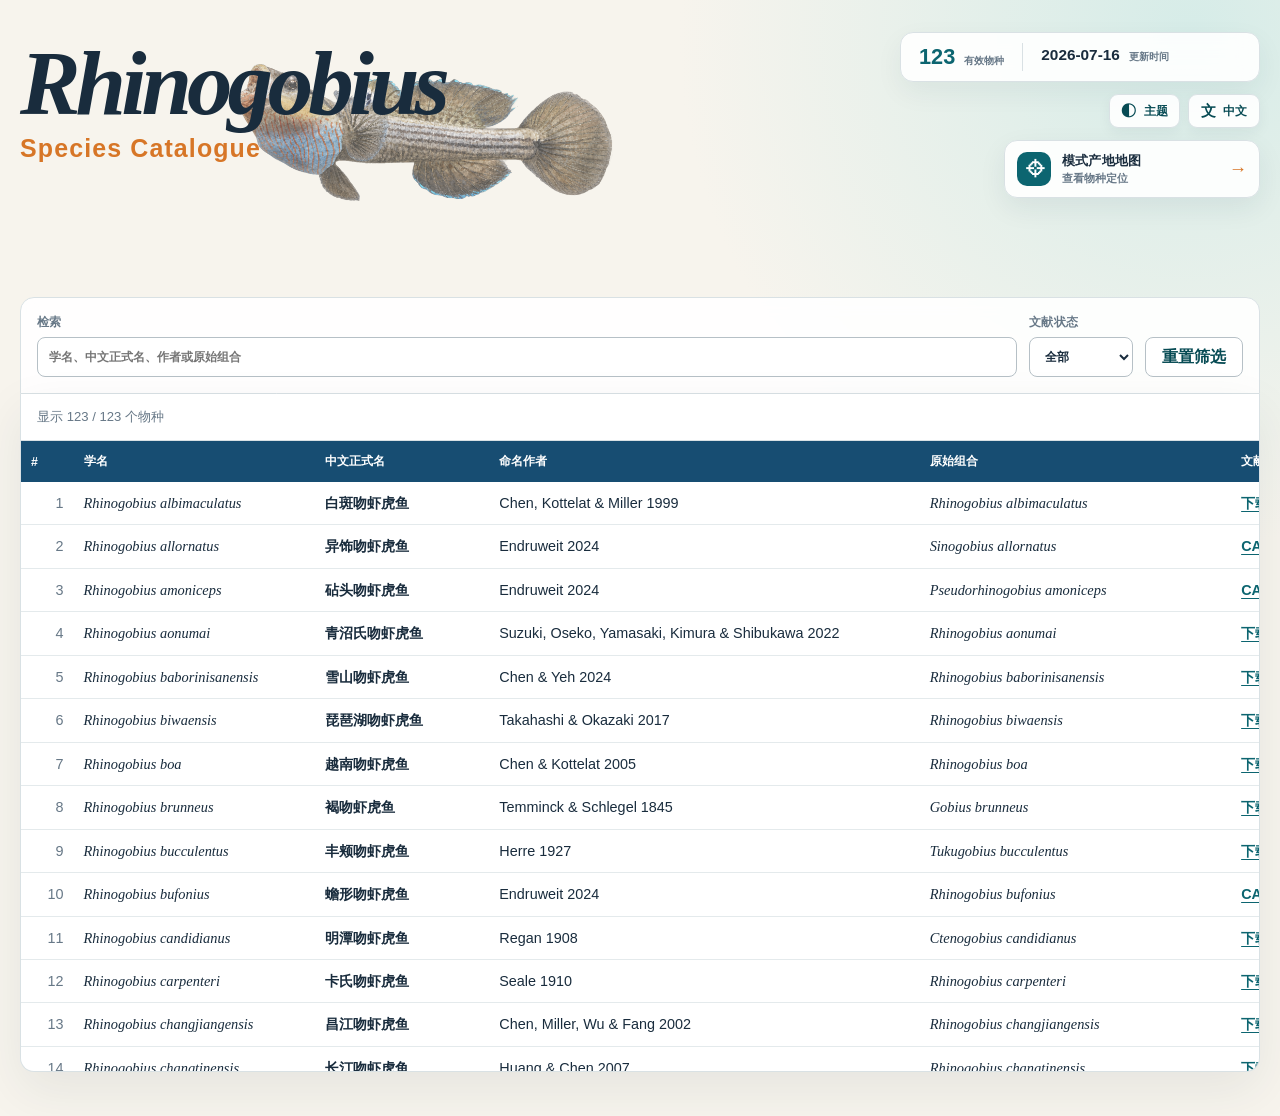
<file: index.html>
<!doctype html>
<html lang="zh-CN">
  <head>
    <meta charset="utf-8" />
    <meta name="viewport" content="width=device-width, initial-scale=1" />
    <meta name="description" content="Rhinogobius valid species catalogue with reference access." />
    <title>Rhinogobius Species Catalogue</title>
    <link rel="stylesheet" href="styles.css?v=map-20260918" />
  </head>
  <body>
    <main class="shell">
      <header class="hero compact-hero" aria-label="Catalogue summary" data-layout-select="hero">
        <div class="catalogue-brand" data-layout-select="brand">
          <h1><em>Rhinogobius</em></h1>
          <p class="catalogue-subtitle">Species Catalogue</p>
        </div>
        <img class="hero-fish" data-layout-select="fish" src="assets/rhinogobius-watercolor-v3.png" alt="" aria-hidden="true" decoding="async" />
        <div id="custom-elements-layer" aria-live="polite"></div>

        <div class="hero-side">
          <div class="stats-card" aria-label="Catalogue statistics" data-layout-select="stats">
            <div class="headline-stat">
              <strong id="species-count">—</strong>
              <span data-i18n="validSpecies">Valid species</span>
            </div>
            <div class="stat-divider" aria-hidden="true"></div>
            <div class="headline-stat updated">
              <time datetime="2026-07-16">2026-07-16</time>
              <span data-i18n="updated">Updated</span>
            </div>
          </div>

          <div class="utility-bar" aria-label="Display settings" data-layout-select="utilities">
            <div class="menu-wrap">
              <button id="theme-toggle" class="utility-button" type="button" aria-expanded="false" aria-controls="theme-popover">
                <span class="button-symbol" aria-hidden="true">◐</span><span data-i18n="theme">Theme</span>
              </button>
              <section id="theme-popover" class="theme-popover" hidden aria-label="Theme settings">
                <p class="popover-title" data-i18n="theme">Theme</p>
                <div class="theme-presets" role="group" data-i18n-aria-label="presetThemes">
                  <button type="button" class="theme-choice" data-theme-choice="paper" data-i18n="themePaper">Paper</button>
                  <button type="button" class="theme-choice" data-theme-choice="mist" data-i18n="themeMist">Mist</button>
                  <button type="button" class="theme-choice" data-theme-choice="dusk" data-i18n="themeDusk">Dusk</button>
                  <button type="button" class="theme-choice" data-theme-choice="night" data-i18n="themeNight">Night</button>
                </div>
                <label class="custom-field">
                  <span data-i18n="customColor">Custom colour</span>
                  <input id="custom-colour" type="color" value="#f7f4ed" />
                </label>
                <label class="custom-field opacity-field">
                  <span><span data-i18n="opacity">Opacity</span> <output id="opacity-value">100%</output></span>
                  <input id="background-opacity" type="range" min="25" max="100" value="100" step="5" />
                </label>
              </section>
            </div>
            <button id="language-toggle" class="utility-button language-button" type="button" aria-label="Switch language">
              <span class="button-symbol" aria-hidden="true">文</span><span id="language-label">中文</span>
            </button>
          </div>

          <a class="map-entry" href="map/" data-layout-select="mapEntry">
            <span class="map-entry__symbol" aria-hidden="true">⌖</span>
            <span class="map-entry__copy">
              <strong data-i18n="mapEntry">模式产地地图</strong>
              <small data-i18n="mapEntryCaption">查看物种定位</small>
            </span>
            <span class="map-entry__arrow" aria-hidden="true">→</span>
          </a>
        </div>
      </header>

      <section class="controls" aria-label="Search and filters">
        <label class="search-field">
          <span data-i18n="search">Search</span>
          <input id="search" type="search" data-i18n-placeholder="searchPlaceholder" placeholder="Scientific name, Chinese name, authorship or original combination" autocomplete="off" />
        </label>
        <label>
          <span data-i18n="referenceStatus">Reference status</span>
          <select id="reference-filter">
            <option value="all" data-i18n="all">All</option>
            <option value="local" data-i18n="library">Library</option>
            <option value="cas">CASlink</option>
          </select>
        </label>
        <button id="reset" type="button" data-i18n="reset">Reset</button>
      </section>

      <section class="catalogue" aria-live="polite">
        <div class="table-meta"><span id="result-count" data-i18n="loading">Loading…</span></div>
        <div class="table-wrap">
          <table>
            <thead>
              <tr>
                <th>#</th>
                <th data-i18n="scientificName">Scientific name</th>
                <th data-i18n="chineseName">Standard Chinese name</th>
                <th data-i18n="authorship">Authorship</th>
                <th data-i18n="originalCombination">Original combination</th>
                <th data-i18n="reference">Reference</th>
              </tr>
            </thead>
            <tbody id="species-table"></tbody>
          </table>
        </div>
      </section>
    </main>
    <script src="gateway-config.js"></script>
    <script src="app.js?v=map-20260918"></script>
  </body>
</html>
</file>
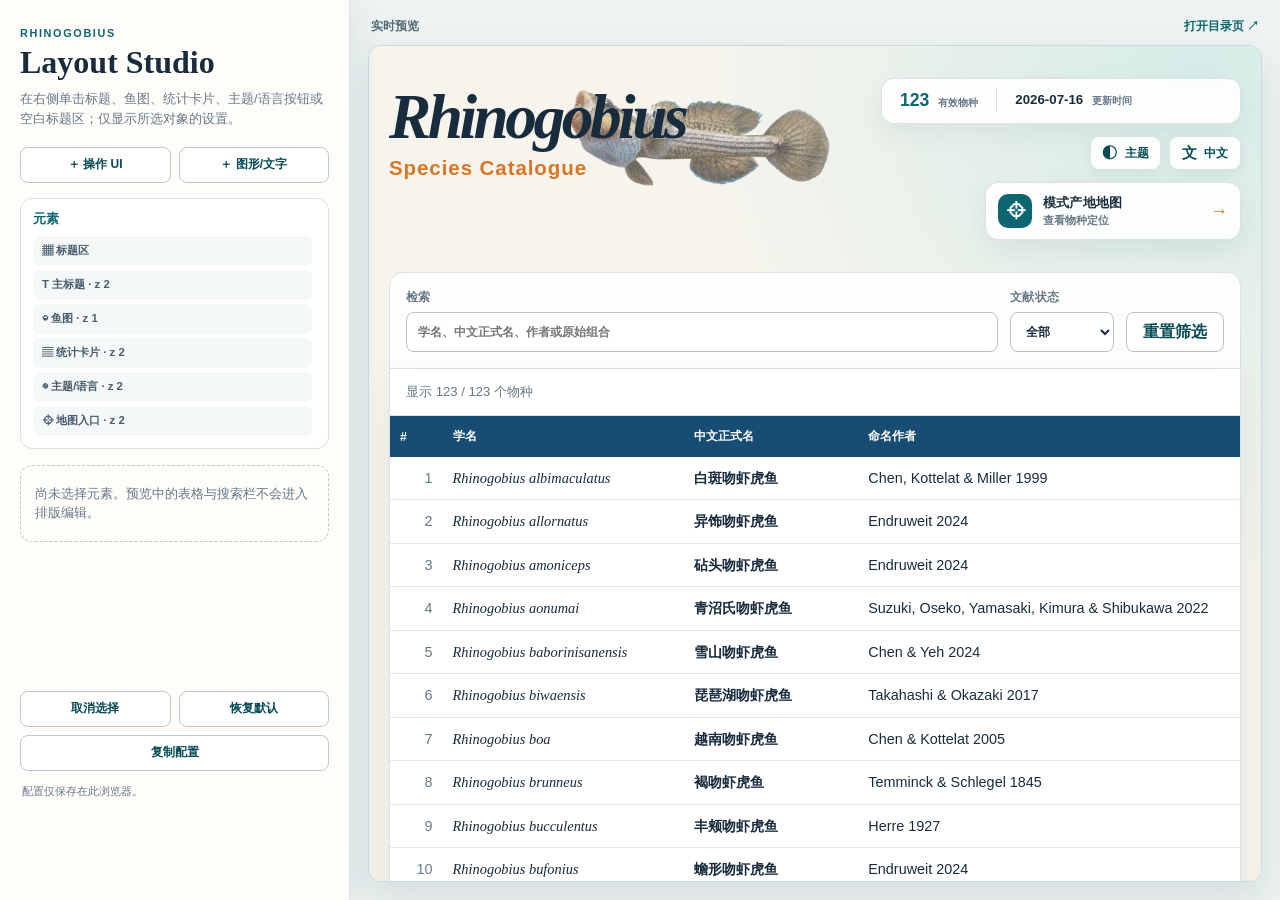
<file: editor.html>
<!doctype html>
<html lang="zh-CN">
  <head>
    <meta charset="utf-8" />
    <meta name="viewport" content="width=device-width, initial-scale=1" />
    <meta name="robots" content="noindex" />
    <title>Rhinogobius Layout Studio</title>
    <link rel="stylesheet" href="editor.css" />
  </head>
  <body>
    <aside class="studio-panel" aria-label="可视化布局工作台">
      <header>
        <p class="eyebrow">RHINOGOBIUS</p>
        <h1>Layout Studio</h1>
        <p class="intro">在右侧单击标题、鱼图、统计卡片、主题/语言按钮或空白标题区；仅显示所选对象的设置。</p>
      </header>
      <div class="studio-tools" aria-label="新增元素">
        <button id="add-operation" type="button">＋ 操作 UI</button>
        <button id="add-graphic" type="button">＋ 图形/文字</button>
      </div>
      <section class="layers-panel" aria-label="元素面板">
        <h2>元素</h2>
        <div id="layers" class="layers"></div>
      </section>
      <section id="inspector" class="inspector" aria-live="polite">
        <p class="empty-state">尚未选择元素。预览中的表格与搜索栏不会进入排版编辑。</p>
      </section>
      <footer class="studio-footer">
        <button id="deselect" type="button">取消选择</button>
        <button id="reset-layout" type="button">恢复默认</button>
        <button id="copy-layout" type="button">复制配置</button>
        <p id="studio-status" class="studio-status" role="status">配置仅保存在此浏览器。</p>
      </footer>
    </aside>
    <main class="studio-preview">
      <div class="preview-toolbar"><span>实时预览</span><a href="index.html" target="_blank" rel="noreferrer">打开目录页 ↗</a></div>
      <iframe id="catalogue-preview" title="Rhinogobius catalogue preview" src="index.html"></iframe>
    </main>
    <script src="editor.js?v=map-entry-20260918"></script>
  </body>
</html>
</file>
<file: styles.css>
:root {
  --ink: #192c3d;
  --muted: #677887;
  --paper: #f7f4ed;
  --page-glow: #d6ece8;
  --panel: rgba(255, 255, 255, .9);
  --panel-strong: #ffffff;
  --line: #d9e1e4;
  --sea: #0c6570;
  --sea-dark: #074b54;
  --accent: #d77627;
  --table-head: #174d72;
  --row-hover: #f0f8f7;
  --shadow: 0 18px 50px rgba(20, 48, 64, .08);
  --layout-shell-width: 1540px;
  --layout-shell-top: 26px;
  --layout-hero-height: 164px;
  --layout-hero-gap: 14px;
  --layout-brand-x: 0px;
  --layout-brand-y: 0px;
  --layout-brand-scale: 1;
  --layout-brand-z: 2;
  --layout-stats-x: 0px;
  --layout-stats-y: 0px;
  --layout-stats-scale: 1;
  --layout-stats-z: 2;
  --layout-utilities-x: 0px;
  --layout-utilities-y: 0px;
  --layout-utilities-scale: 1;
  --layout-utilities-z: 2;
  --layout-map-entry-x: 0px;
  --layout-map-entry-y: 0px;
  --layout-map-entry-scale: 1;
  --layout-map-entry-z: 2;
  --layout-hero-clearance: 0px;
  --fish-offset-x: 0px;
  --fish-offset-y: 0px;
  --fish-scale: 1;
  --fish-opacity: .7;
  --fish-z: 1;
  --layout-controls-padding: 16px;
  --layout-table-height: 70vh;
}

:root[data-theme="mist"] {
  --paper: #edf5f4;
  --page-glow: #b9d7d9;
  --panel: rgba(255, 255, 255, .84);
  --accent: #ba6f2a;
}

:root[data-theme="dusk"] {
  --paper: #f5eee9;
  --page-glow: #edcfc0;
  --panel: rgba(255, 255, 255, .88);
  --sea: #92554e;
  --sea-dark: #6d3b37;
  --accent: #bd6c2c;
  --table-head: #6d4445;
  --row-hover: #fff4ef;
}

:root[data-theme="night"] {
  --ink: #e7f0f1;
  --muted: #a7bbbf;
  --paper: #13222c;
  --page-glow: #204550;
  --panel: rgba(24, 44, 55, .91);
  --panel-strong: #19303b;
  --line: #35525e;
  --sea: #71c6c3;
  --sea-dark: #9de0dc;
  --accent: #f1a15c;
  --table-head: #214d63;
  --row-hover: #203e49;
  --shadow: 0 18px 50px rgba(0, 0, 0, .22);
}

* { box-sizing: border-box; }
html { background: #fff; }
body {
  min-height: 100vh;
  margin: 0;
  color: var(--ink);
  background: radial-gradient(circle at 93% 3%, var(--page-glow) 0, transparent 32rem), var(--paper);
  font-family: Arial, "Microsoft YaHei", sans-serif;
  transition: background .25s ease, color .25s ease;
}

button, input, select { font: inherit; }
button { cursor: pointer; }
.shell { width: min(var(--layout-shell-width), calc(100% - 40px)); margin: 0 auto; padding: var(--layout-shell-top) 0 44px; }

.compact-hero { position: relative; z-index: 20; isolation: isolate; display: flex; justify-content: space-between; gap: 40px; min-height: max(var(--layout-hero-height), var(--layout-hero-clearance)); align-items: flex-start; margin-bottom: var(--layout-hero-gap); overflow: visible; }
.compact-hero::after { display: none; }
.catalogue-brand { position: relative; z-index: var(--layout-brand-z); padding-top: 18px; transform: translate(var(--layout-brand-x), var(--layout-brand-y)) scale(var(--layout-brand-scale)); transform-origin: top left; }
.compact-hero h1 { margin: 0; color: var(--ink); font-family: Georgia, "Times New Roman", serif; font-size: clamp(3.8rem, 7.1vw, 6.8rem); letter-spacing: -.055em; line-height: .88; }
.catalogue-subtitle { margin: .68rem 0 0; color: var(--accent); font-size: clamp(1.08rem, 2.3vw, 1.56rem); font-weight: 750; letter-spacing: .045em; line-height: 1.1; }

.hero-side { position: relative; display: grid; justify-items: end; gap: 12px; padding-top: 6px; }
.hero-fish { position: absolute; z-index: var(--fish-z); top: -26px; left: clamp(170px, 16vw, 290px); width: min(31vw, 480px); height: auto; pointer-events: none; user-select: none; opacity: var(--fish-opacity); filter: saturate(.88) contrast(.98); transform: translate(var(--fish-offset-x), var(--fish-offset-y)) scale(var(--fish-scale)); transform-origin: center; }
.stats-card { position: relative; z-index: var(--layout-stats-z); display: flex; align-items: stretch; min-width: 360px; background: var(--panel); border: 1px solid var(--line); border-radius: 13px; box-shadow: 0 10px 28px rgba(20, 48, 64, .06); overflow: hidden; backdrop-filter: blur(10px); transform: translate(var(--layout-stats-x), var(--layout-stats-y)) scale(var(--layout-stats-scale)); transform-origin: top right; }
.headline-stat { display: grid; grid-template-columns: auto 1fr; align-items: baseline; column-gap: 9px; padding: 13px 18px; }
.headline-stat strong { color: var(--sea); font-size: clamp(1.1rem, 1.7vw, 1.36rem); line-height: 1; font-variant-numeric: tabular-nums; }
.headline-stat time { color: var(--ink); font-size: clamp(.83rem, 1.25vw, .96rem); font-weight: 800; font-variant-numeric: tabular-nums; }
.headline-stat span { color: var(--muted); font-size: .64rem; font-weight: 700; white-space: nowrap; }
.stat-divider { width: 1px; margin: 10px 0; background: var(--line); }
.utility-bar { position: relative; z-index: var(--layout-utilities-z); display: flex; gap: 8px; transform: translate(var(--layout-utilities-x), var(--layout-utilities-y)) scale(var(--layout-utilities-scale)); transform-origin: top right; }
.menu-wrap { position: relative; }
.utility-button { display: inline-flex; align-items: center; justify-content: center; gap: 7px; min-height: 34px; padding: 0 11px; border: 1px solid var(--line); border-radius: 9px; color: var(--sea-dark); background: var(--panel); box-shadow: 0 5px 14px rgba(20, 48, 64, .05); font-size: .72rem; font-weight: 800; letter-spacing: .02em; }
.utility-button:hover, .utility-button[aria-expanded="true"] { background: var(--panel-strong); border-color: var(--sea); }
.button-symbol { font-size: .92rem; line-height: 1; }
.language-button { min-width: 72px; }
.map-entry { position: relative; z-index: var(--layout-map-entry-z); display: grid; grid-template-columns: 34px 1fr auto; align-items: center; column-gap: 11px; width: 256px; min-height: 58px; padding: 9px 12px; border: 1px solid var(--line); border-radius: 13px; color: var(--ink); background: var(--panel); box-shadow: 0 10px 28px rgba(20, 48, 64, .07); text-decoration: none; backdrop-filter: blur(10px); transform: translate(var(--layout-map-entry-x), var(--layout-map-entry-y)) scale(var(--layout-map-entry-scale)); transform-origin: top right; transition: border-color .18s ease, box-shadow .18s ease, transform .18s ease; }
.map-entry:hover { border-color: color-mix(in srgb, var(--sea) 66%, var(--line)); box-shadow: 0 13px 32px rgba(20, 48, 64, .12); }
.map-entry__symbol { display: grid; place-items: center; width: 34px; height: 34px; border-radius: 10px; color: #fff; background: var(--sea); font-size: 1.18rem; font-weight: 800; }
.map-entry__copy { display: grid; row-gap: 2px; }
.map-entry__copy strong { color: var(--ink); font-size: .82rem; letter-spacing: .015em; }
.map-entry__copy small { color: var(--muted); font-size: .66rem; font-weight: 700; }
.map-entry__arrow { color: var(--accent); font-size: 1.14rem; font-weight: 900; transition: transform .18s ease; }
.map-entry:hover .map-entry__arrow { transform: translateX(3px); }
#custom-elements-layer { position: absolute; inset: 0; pointer-events: none; }
.custom-element { position: absolute; display: flex; align-items: center; justify-content: center; width: var(--custom-width); height: var(--custom-height); transform: translate(var(--custom-x), var(--custom-y)); opacity: var(--custom-opacity); color: var(--custom-text-colour); font-size: var(--custom-font-size); line-height: 1.1; }
.custom-element.text { justify-content: flex-start; width: max-content; height: auto; background: transparent; font-weight: 800; white-space: pre-wrap; }
.custom-element.shape, .custom-element.operation { background: var(--custom-colour); border-radius: var(--custom-radius); }
.custom-element.ellipse { border-radius: 999px; }
.custom-element.operation { border: 1px solid color-mix(in srgb, var(--custom-colour) 78%, var(--ink)); box-shadow: 0 6px 16px rgba(20, 48, 64, .12); font-family: Arial, "Microsoft YaHei", sans-serif; font-weight: 800; cursor: pointer; pointer-events: auto; }
.custom-element[hidden] { display: none !important; }
.compact-hero.is-layout-editing [data-layout-select] { outline: 1px dashed transparent; outline-offset: 4px; }
.compact-hero.is-layout-editing [data-layout-select]:hover { outline-color: var(--sea); cursor: pointer; }
.compact-hero.is-layout-editing .hero-fish { pointer-events: auto; }
.compact-hero.is-layout-editing .custom-element { pointer-events: auto; }
.compact-hero.is-layout-editing [data-layout-select].layout-selected { outline: 2px solid var(--accent); outline-offset: 5px; }

.theme-popover { position: absolute; z-index: 50; top: calc(100% + 8px); right: 0; width: 252px; padding: 14px; border: 1px solid var(--line); border-radius: 12px; background: var(--panel-strong); box-shadow: var(--shadow); color: var(--ink); }
.theme-popover.is-portal { position: fixed; z-index: 10000; right: auto; }
.theme-popover[hidden] { display: none; }
.popover-title { margin: 0 0 10px; color: var(--muted); font-size: .71rem; font-weight: 800; letter-spacing: .08em; text-transform: uppercase; }
.theme-presets { display: grid; grid-template-columns: 1fr 1fr; gap: 7px; margin-bottom: 14px; }
.theme-choice { min-height: 31px; border: 1px solid var(--line); border-radius: 7px; background: transparent; color: var(--ink); font-size: .7rem; font-weight: 700; }
.theme-choice:hover, .theme-choice.is-selected { border-color: var(--sea); background: color-mix(in srgb, var(--sea) 12%, transparent); color: var(--sea-dark); }
.custom-field { display: grid; gap: 6px; margin-top: 9px; color: var(--muted); font-size: .69rem; font-weight: 800; }
.custom-field input[type="color"] { width: 100%; height: 30px; padding: 2px; border: 1px solid var(--line); border-radius: 7px; background: var(--panel); }
.opacity-field > span { display: flex; justify-content: space-between; }
.opacity-field output { color: var(--sea); }
.opacity-field input[type="range"] { width: 100%; min-width: 0; height: 18px; min-height: 18px; margin: 0; padding: 0; border: 0; border-radius: 0; appearance: none; background: transparent; }
.opacity-field input[type="range"]::-webkit-slider-runnable-track { height: 4px; border-radius: 99px; background: color-mix(in srgb, var(--sea) 24%, var(--line)); }
.opacity-field input[type="range"]::-webkit-slider-thumb { width: 14px; height: 14px; margin-top: -5px; border: 2px solid var(--panel-strong); border-radius: 50%; appearance: none; background: var(--sea); box-shadow: 0 1px 4px rgba(20, 48, 64, .25); }
.opacity-field input[type="range"]::-moz-range-track { height: 4px; border-radius: 99px; background: color-mix(in srgb, var(--sea) 24%, var(--line)); }
.opacity-field input[type="range"]::-moz-range-thumb { width: 12px; height: 12px; border: 2px solid var(--panel-strong); border-radius: 50%; background: var(--sea); box-shadow: 0 1px 4px rgba(20, 48, 64, .25); }

.controls { position: relative; z-index: 0; display: flex; align-items: end; gap: 12px; padding: var(--layout-controls-padding); border: 1px solid var(--line); background: var(--panel); border-radius: 14px 14px 0 0; backdrop-filter: blur(8px); }
label { display: grid; gap: 6px; color: var(--muted); font-size: .78rem; font-weight: 700; letter-spacing: .03em; }
.search-field { min-width: min(100%, 390px); flex: 1; }
input, select, .controls button { min-height: 40px; border: 1px solid color-mix(in srgb, var(--line) 82%, var(--ink)); border-radius: 8px; background: var(--panel-strong); color: var(--ink); }
input, select { padding: 0 11px; }
.controls button { padding: 0 16px; color: var(--sea-dark); font-weight: 700; }
.controls button:hover { background: color-mix(in srgb, var(--sea) 10%, var(--panel-strong)); }

.catalogue { position: relative; z-index: 0; overflow: hidden; border: 1px solid var(--line); border-top: 0; border-radius: 0 0 14px 14px; background: var(--panel-strong); box-shadow: var(--shadow); }
.table-meta { padding: 14px 16px; color: var(--muted); border-bottom: 1px solid var(--line); font-size: .82rem; }
.table-wrap { overflow: auto; max-height: var(--layout-table-height); }
table { width: 100%; min-width: 1300px; border-collapse: collapse; font-size: .9rem; }
th { position: sticky; z-index: 1; top: 0; padding: 12px 10px; color: #fff; background: var(--table-head); font-family: Arial, sans-serif; font-size: .77rem; text-align: left; white-space: nowrap; }
td { padding: 11px 10px; border-bottom: 1px solid color-mix(in srgb, var(--line) 70%, transparent); vertical-align: top; line-height: 1.42; }
tbody tr:hover { background: var(--row-hover); }
td.number { color: var(--muted); text-align: right; font-variant-numeric: tabular-nums; }
td.scientific, td.original { font-family: Georgia, "Times New Roman", serif; font-style: italic; }
td.chinese { font-family: SimHei, "Microsoft YaHei", sans-serif; font-weight: 700; }
.tag { display: inline-block; border-radius: 99px; padding: 3px 8px; font-size: .74rem; font-weight: 700; white-space: nowrap; }
.tag.local { background: color-mix(in srgb, var(--sea) 13%, transparent); color: var(--sea-dark); }
.cas-link { color: var(--sea); font-weight: 800; text-decoration-thickness: 1px; text-underline-offset: 3px; }

@media (max-width: 720px) {
  .shell { width: min(100% - 24px, 1540px); padding-top: 22px; }
  .compact-hero { flex-direction: column; gap: 22px; }
  .compact-hero { min-height: 242px; }
  .hero-side { width: 100%; justify-items: stretch; padding-top: 0; }
  .hero-fish { top: -20px; left: 14%; width: min(66vw, 355px); opacity: .56; }
  .stats-card { min-width: 0; width: 100%; }
  .headline-stat { flex: 1; padding: 12px 13px; }
  .utility-bar { justify-content: flex-end; }
  .map-entry { width: min(100%, 360px); justify-self: end; }
  .controls { align-items: stretch; flex-direction: column; border-radius: 12px; }
  .search-field { min-width: 0; }
  .catalogue { margin-top: 12px; border-top: 1px solid var(--line); border-radius: 12px; }
}

@media (max-width: 420px) {
  .compact-hero h1 { font-size: clamp(3.1rem, 18vw, 4.4rem); }
  .stats-card { flex-direction: column; }
  .stat-divider { width: auto; height: 1px; margin: 0 12px; }
  .headline-stat { grid-template-columns: auto 1fr; }
}
</file>
<file: editor.css>
:root { color: #192c3d; background: #edf3f2; font-family: Arial, "Microsoft YaHei", sans-serif; }
* { box-sizing: border-box; }
body { min-height: 100vh; margin: 0; display: grid; grid-template-columns: 350px minmax(0, 1fr); background: #edf3f2; }
.studio-panel { z-index: 1; height: 100vh; overflow: auto; padding: 27px 20px 20px; background: #fffdfa; border-right: 1px solid #d9e1e4; box-shadow: 8px 0 30px rgba(20, 48, 64, .06); }
.eyebrow { margin: 0; color: #0c6570; font-size: .68rem; font-weight: 800; letter-spacing: .15em; }
h1 { margin: 5px 0 8px; font-family: Georgia, "Times New Roman", serif; font-size: 2rem; }
.intro { margin: 0 0 18px; color: #677887; font-size: .8rem; line-height: 1.55; }
.studio-tools, .studio-footer { display: grid; grid-template-columns: 1fr 1fr; gap: 8px; }
button { min-height: 36px; border: 1px solid #b9cbd0; border-radius: 8px; color: #074b54; background: #fff; font: inherit; font-size: .75rem; font-weight: 800; cursor: pointer; }
button:hover { border-color: #0c6570; background: #edf8f7; }
.studio-footer { margin-top: 16px; }
.studio-footer #copy-layout { grid-column: 1 / -1; }
.layers-panel { margin-top: 15px; padding: 12px; border: 1px solid #d9e1e4; border-radius: 12px; background: #fff; }
.layers-panel h2 { margin: 0 0 8px; color: #0c6570; font-size: .8rem; }
.layers { display: grid; gap: 4px; }
.layer-row { display: grid; grid-template-columns: minmax(0, 1fr) auto; gap: 4px; }
.layer-item, .layer-visibility { min-height: 30px; padding: 0 8px; border: 1px solid transparent; border-radius: 6px; color: #485d6c; background: #f5f8f8; font-size: .71rem; font-weight: 700; text-align: left; }
.layer-item.is-selected { border-color: #d77627; color: #074b54; background: #fff7ef; }
.layer-visibility { min-width: 30px; padding: 0; text-align: center; }
.inspector { min-height: 210px; margin-top: 16px; }
.empty-state { margin: 0; padding: 18px 14px; border: 1px dashed #b9cbd0; border-radius: 12px; color: #677887; font-size: .8rem; line-height: 1.55; }
.inspector-card { padding: 14px; border: 1px solid #d9e1e4; border-radius: 12px; background: #fff; }
.inspector-title { display: flex; align-items: center; justify-content: space-between; gap: 8px; margin: 0 0 13px; color: #0c6570; font-size: .87rem; }
.inspector-title button { min-height: 28px; padding: 0 8px; color: #a34232; font-size: .68rem; }
.field { display: grid; grid-template-columns: 1fr auto; gap: 5px 8px; align-items: center; margin-top: 11px; color: #485d6c; font-size: .72rem; font-weight: 700; }
.field:first-of-type { margin-top: 0; }
.field input[type="range"] { grid-column: 1 / -1; width: 100%; margin: 0; accent-color: #0c6570; }
.field input:not([type="range"]), .field select { grid-column: 1 / -1; width: 100%; min-height: 34px; padding: 0 8px; border: 1px solid #c5d2d6; border-radius: 7px; color: #192c3d; background: #fff; font: inherit; font-size: .76rem; }
.field input[type="color"] { padding: 2px; }
output { color: #0c6570; font-size: .69rem; font-variant-numeric: tabular-nums; }
.studio-status { grid-column: 1 / -1; min-height: 2.4em; margin: 4px 2px 0; color: #677887; font-size: .71rem; line-height: 1.45; }
.studio-preview { min-width: 0; height: 100vh; padding: 18px; display: grid; grid-template-rows: auto minmax(0, 1fr); gap: 10px; }
.preview-toolbar { display: flex; justify-content: space-between; align-items: center; padding: 0 3px; color: #526a75; font-size: .78rem; font-weight: 700; }
.preview-toolbar a { color: #0c6570; text-decoration: none; }
iframe { width: 100%; height: 100%; border: 1px solid #cbd8db; border-radius: 13px; background: #fff; box-shadow: 0 16px 38px rgba(20, 48, 64, .11); }
@media (max-width: 900px) { body { grid-template-columns: 1fr; } .studio-panel { height: auto; border-right: 0; border-bottom: 1px solid #d9e1e4; } .studio-preview { height: 76vh; } }
</file>
